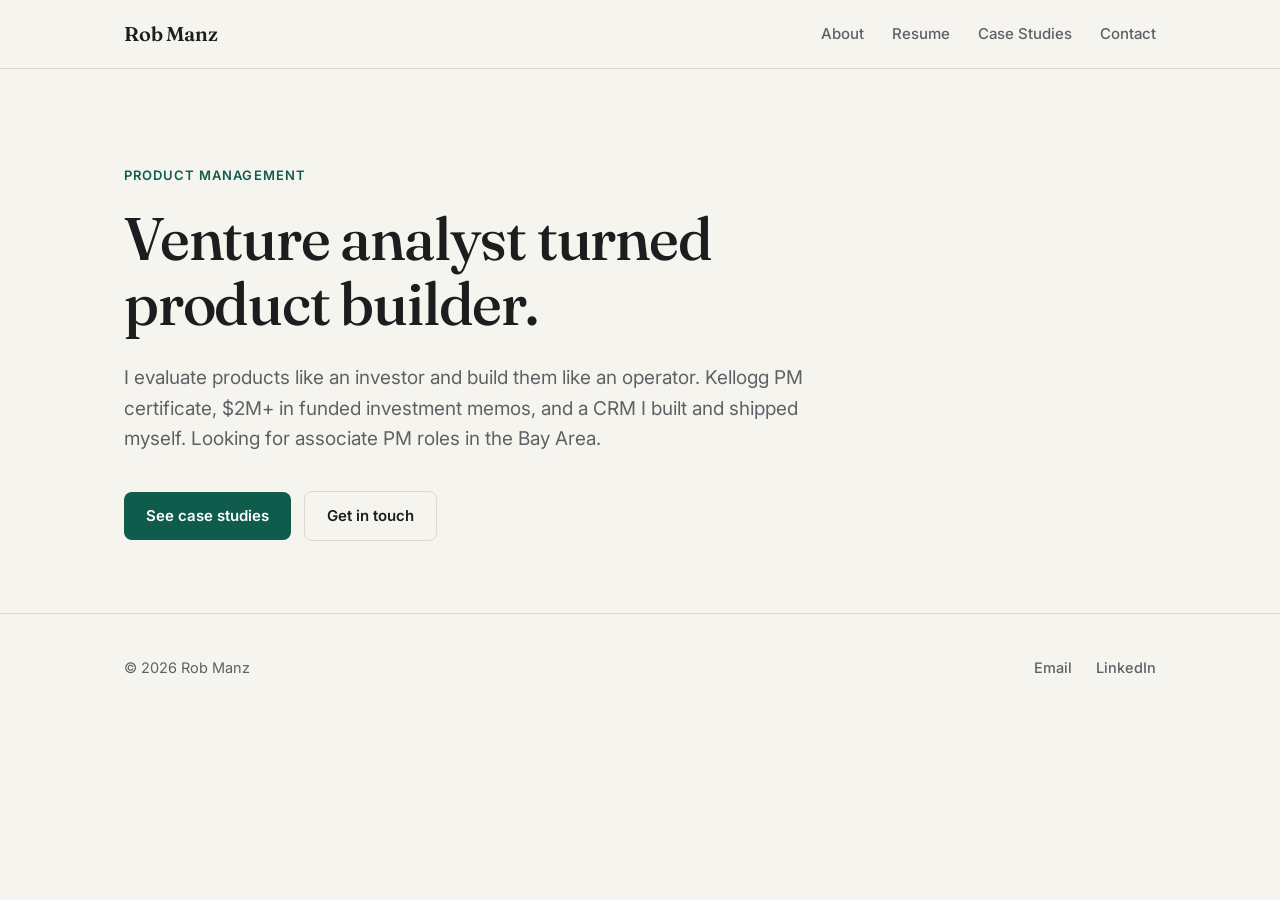
<file: index.html>
<!doctype html>
<html lang="en">
<head>
  <meta charset="utf-8">
  <meta name="viewport" content="width=device-width, initial-scale=1">
  <title>Rob Manz</title>
  <meta name="description" content="Rob Manz. Venture capital and finance background, now working in product management.">
  <link rel="preconnect" href="https://fonts.googleapis.com">
  <link rel="preconnect" href="https://fonts.gstatic.com" crossorigin>
  <link href="https://fonts.googleapis.com/css2?family=Fraunces:opsz,wght@9..144,500;9..144,600&family=Inter:wght@400;500;600&display=swap" rel="stylesheet">
  <link rel="stylesheet" href="styles.css">
</head>
<body>

  <header>
    <nav class="wrap nav" aria-label="Main">
      <a class="logo" href="index.html">Rob Manz</a>
      <ul>
        <li><a href="about.html">About</a></li>
        <li><a href="resume.html">Resume</a></li>
        <li><a href="case-studies.html">Case Studies</a></li>
        <li><a href="contact.html">Contact</a></li>
      </ul>
    </nav>
  </header>

  <main>
    <div class="wrap hero">
      <p class="eyebrow">Product management</p>
      <h1>Venture analyst turned product builder.</h1>
      <p class="lede">I evaluate products like an investor and build them like an operator. Kellogg PM certificate, $2M+ in funded investment memos, and a CRM I built and shipped myself. Looking for associate PM roles in the Bay Area.</p>
      <div class="home-links">
        <a class="btn" href="case-studies.html">See case studies</a>
        <a class="btn ghost" href="contact.html">Get in touch</a>
      </div>
    </div>
  </main>

  <footer>
    <div class="wrap row">
      <span>© 2026 Rob Manz</span>
      <div class="links">
        <a href="mailto:info@robmanz.com">Email</a>
        <a href="https://www.linkedin.com/in/robmanz">LinkedIn</a>
      </div>
    </div>
  </footer>

</body>
</html>
</file>
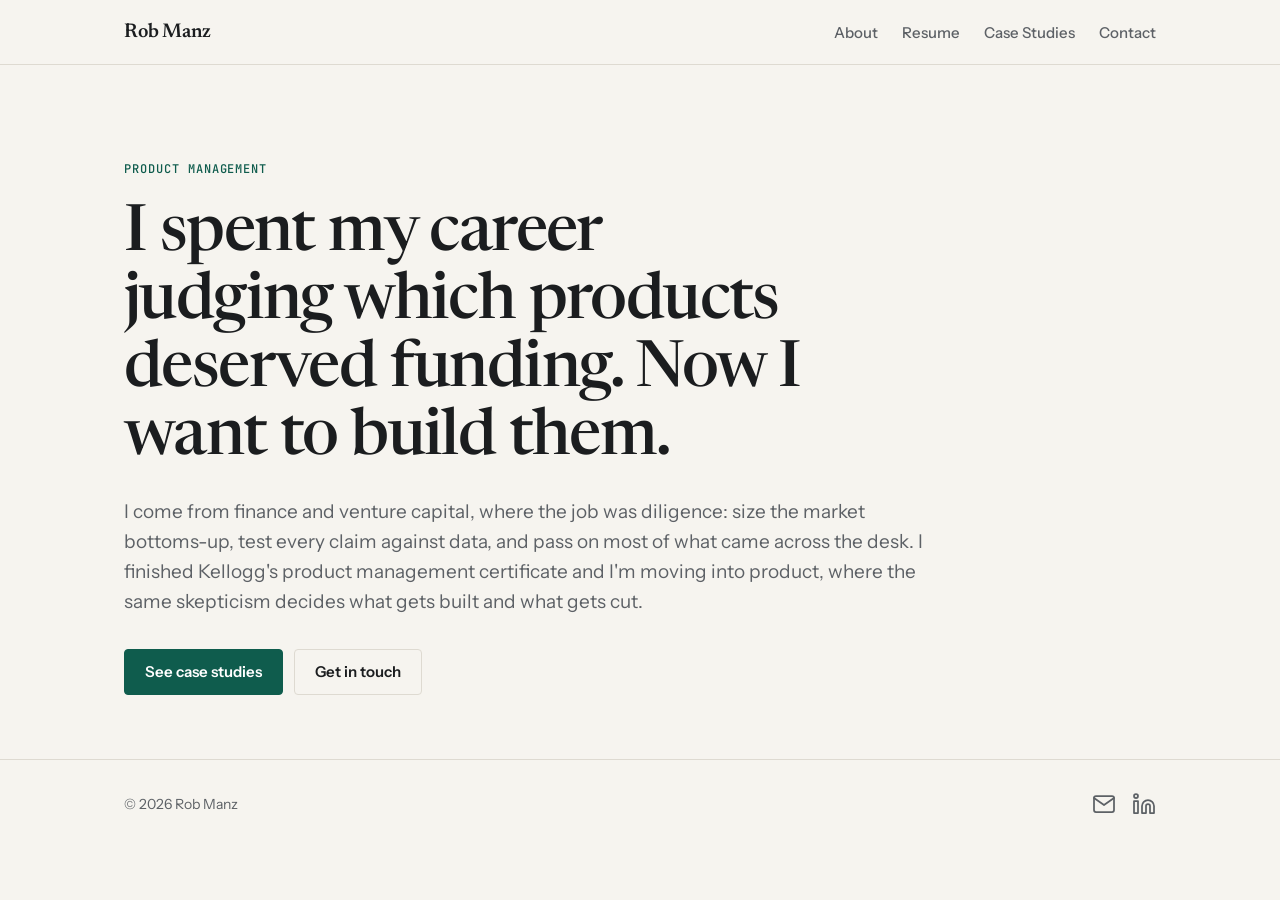
<file: test/index.html>
<!doctype html>
<html lang="en">
<head>
  <meta charset="utf-8">
  <meta name="robots" content="noindex">
  <meta name="viewport" content="width=device-width, initial-scale=1">
  <title>Rob Manz</title>
  <meta name="description" content="Rob Manz. Venture capital and finance background, now working in product management.">
  <link rel="preconnect" href="https://fonts.googleapis.com">
  <link rel="preconnect" href="https://fonts.gstatic.com" crossorigin>
  <link href="https://fonts.googleapis.com/css2?family=Newsreader:opsz,wght@6..72,500;6..72,600&family=Instrument+Sans:wght@400;500;600&family=JetBrains+Mono:wght@500&display=swap" rel="stylesheet">
  <link rel="stylesheet" href="styles.css">
</head>
<body>

  <header>
    <nav class="wrap nav" aria-label="Main">
      <a class="logo" href="index.html">Rob Manz</a>
      <ul>
        <li><a href="about.html">About</a></li>
        <li><a href="resume.html">Resume</a></li>
        <li><a href="case-studies.html">Case Studies</a></li>
        <li><a href="contact.html">Contact</a></li>
      </ul>
    </nav>
  </header>

  <main>
    <!-- 1. Positioning + summary -->
    <div class="wrap hero">
      <p class="eyebrow">Product management</p>
      <h1>I spent my career judging which products deserved funding. Now I want to build them.</h1>
      <p class="lede">I come from finance and venture capital, where the job was diligence: size the market bottoms-up, test every claim against data, and pass on most of what came across the desk. I finished Kellogg's product management certificate and I'm moving into product, where the same skepticism decides what gets built and what gets cut.</p>
      <div class="home-links">
        <a class="btn" href="case-studies.html">See case studies</a>
        <a class="btn ghost" href="contact.html">Get in touch</a>
      </div>
    </div>
  </main>

  <footer>
    <div class="wrap row">
      <span>© 2026 Rob Manz</span>
      <div class="links">
        <a href="mailto:info@robmanz.com" aria-label="Email" title="Email">
          <svg viewBox="0 0 24 24" width="24" height="24" fill="none" stroke="currentColor" stroke-width="1.75" stroke-linecap="round" stroke-linejoin="round" aria-hidden="true"><path d="M4 4h16c1.1 0 2 .9 2 2v12c0 1.1-.9 2-2 2H4c-1.1 0-2-.9-2-2V6c0-1.1.9-2 2-2z"/><polyline points="22,6 12,13 2,6"/></svg>
        </a>
        <!-- TODO: replace with your LinkedIn URL -->
        <a href="https://www.linkedin.com/in/YOUR-HANDLE" aria-label="LinkedIn" title="LinkedIn">
          <svg viewBox="0 0 24 24" width="24" height="24" fill="none" stroke="currentColor" stroke-width="1.75" stroke-linecap="round" stroke-linejoin="round" aria-hidden="true"><path d="M16 8a6 6 0 0 1 6 6v7h-4v-7a2 2 0 0 0-2-2 2 2 0 0 0-2 2v7h-4v-7a6 6 0 0 1 6-6z"/><rect x="2" y="9" width="4" height="12"/><circle cx="4" cy="4" r="2"/></svg>
        </a>
      </div>
    </div>
  </footer>

</body>
</html>
</file>
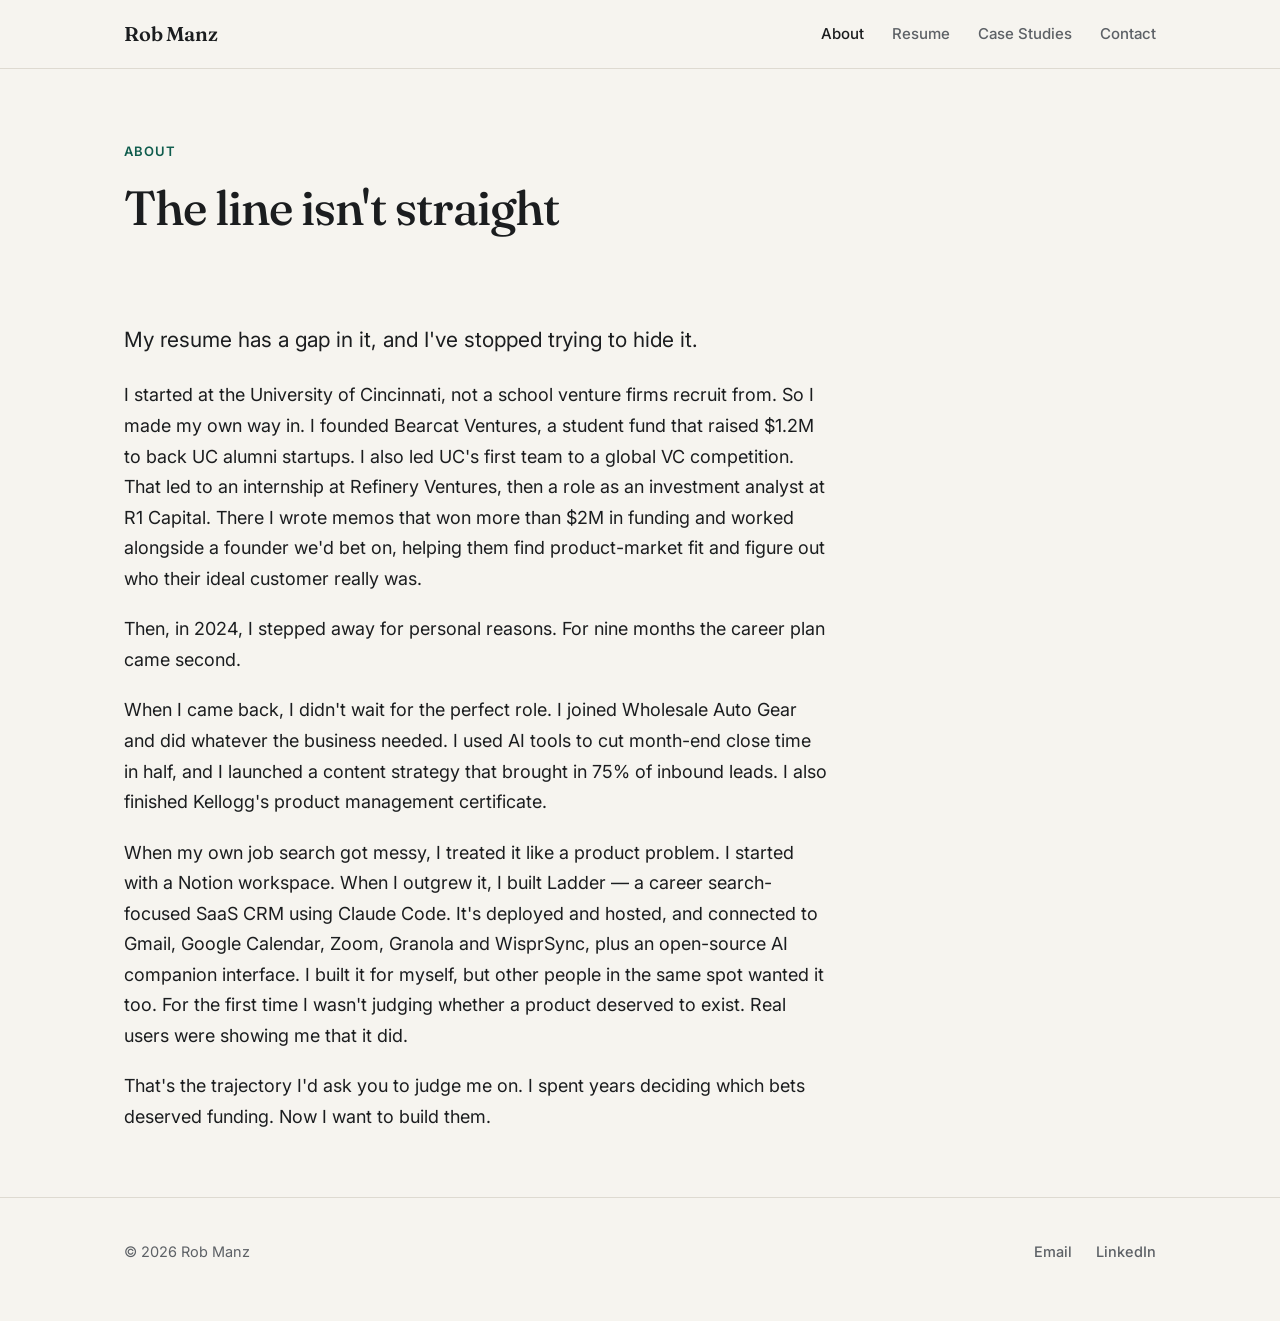
<file: about.html>
<!doctype html>
<html lang="en">
<head>
  <meta charset="utf-8">
  <meta name="viewport" content="width=device-width, initial-scale=1">
  <title>About · Rob Manz</title>
  <meta name="description" content="How Rob Manz went from venture capital to building products.">
  <link rel="preconnect" href="https://fonts.googleapis.com">
  <link rel="preconnect" href="https://fonts.gstatic.com" crossorigin>
  <link href="https://fonts.googleapis.com/css2?family=Fraunces:opsz,wght@9..144,500;9..144,600&family=Inter:wght@400;500;600&display=swap" rel="stylesheet">
  <link rel="stylesheet" href="styles.css">
</head>
<body>

  <header>
    <nav class="wrap nav" aria-label="Main">
      <a class="logo" href="index.html">Rob Manz</a>
      <ul>
        <li><a href="about.html" aria-current="page">About</a></li>
        <li><a href="resume.html">Resume</a></li>
        <li><a href="case-studies.html">Case Studies</a></li>
        <li><a href="contact.html">Contact</a></li>
      </ul>
    </nav>
  </header>

  <main>
    <div class="wrap page-head">
      <p class="eyebrow">About</p>
      <h1>The line isn't straight</h1>
    </div>

    <!-- Story -->
    <section class="story">
      <div class="wrap">
        <p>My resume has a gap in it, and I've stopped trying to hide it.</p>
        <p>I started at the University of Cincinnati, not a school venture firms recruit from. So I made my own way in. I founded Bearcat Ventures, a student fund that raised $1.2M to back UC alumni startups. I also led UC's first team to a global VC competition. That led to an internship at Refinery Ventures, then a role as an investment analyst at R1 Capital. There I wrote memos that won more than $2M in funding and worked alongside a founder we'd bet on, helping them find product-market fit and figure out who their ideal customer really was.</p>
        <p>Then, in 2024, I stepped away for personal reasons. For nine months the career plan came second.</p>
        <p>When I came back, I didn't wait for the perfect role. I joined Wholesale Auto Gear and did whatever the business needed. I used AI tools to cut month-end close time in half, and I launched a content strategy that brought in 75% of inbound leads. I also finished Kellogg's product management certificate.</p>
        <p>When my own job search got messy, I treated it like a product problem. I started with a Notion workspace. When I outgrew it, I built Ladder — a career search-focused SaaS CRM using Claude Code. It's deployed and hosted, and connected to Gmail, Google Calendar, Zoom, Granola and WisprSync, plus an open-source AI companion interface. I built it for myself, but other people in the same spot wanted it too. For the first time I wasn't judging whether a product deserved to exist. Real users were showing me that it did.</p>
        <p>That's the trajectory I'd ask you to judge me on. I spent years deciding which bets deserved funding. Now I want to build them.</p>
      </div>
    </section>

  </main>

  <footer>
    <div class="wrap row">
      <span>© 2026 Rob Manz</span>
      <div class="links">
        <a href="mailto:info@robmanz.com">Email</a>
        <a href="https://www.linkedin.com/in/robmanz">LinkedIn</a>
      </div>
    </div>
  </footer>

</body>
</html>
</file>
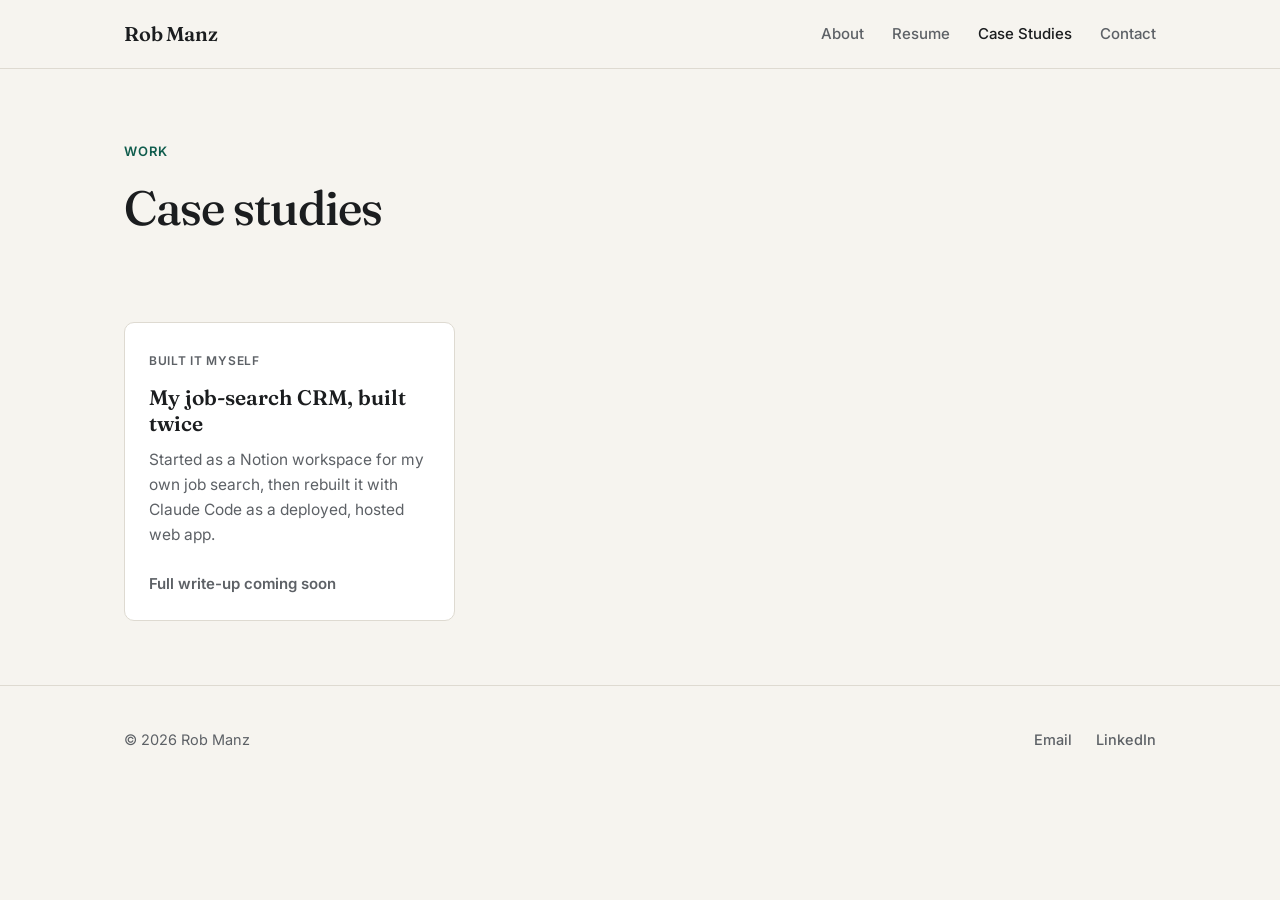
<file: case-studies.html>
<!doctype html>
<html lang="en">
<head>
  <meta charset="utf-8">
  <meta name="viewport" content="width=device-width, initial-scale=1">
  <title>Case Studies · Rob Manz</title>
  <meta name="description" content="Product case studies by Rob Manz.">
  <link rel="preconnect" href="https://fonts.googleapis.com">
  <link rel="preconnect" href="https://fonts.gstatic.com" crossorigin>
  <link href="https://fonts.googleapis.com/css2?family=Fraunces:opsz,wght@9..144,500;9..144,600&family=Inter:wght@400;500;600&display=swap" rel="stylesheet">
  <link rel="stylesheet" href="styles.css">
</head>
<body>

  <header>
    <nav class="wrap nav" aria-label="Main">
      <a class="logo" href="index.html">Rob Manz</a>
      <ul>
        <li><a href="about.html">About</a></li>
        <li><a href="resume.html">Resume</a></li>
        <li><a href="case-studies.html" aria-current="page">Case Studies</a></li>
        <li><a href="contact.html">Contact</a></li>
      </ul>
    </nav>
  </header>

  <main>
    <div class="wrap page-head">
      <p class="eyebrow">Work</p>
      <h1>Case studies</h1>
    </div>

    <section>
      <div class="wrap">
        <div class="cards">
          <article class="card">
            <span class="tag">Built it myself</span>
            <h3>My job-search CRM, built twice</h3>
            <p>Started as a Notion workspace for my own job search, then rebuilt it with Claude Code as a deployed, hosted web app.</p>
            <span class="more">Full write-up coming soon</span>
          </article>
        </div>
      </div>
    </section>
  </main>

  <footer>
    <div class="wrap row">
      <span>© 2026 Rob Manz</span>
      <div class="links">
        <a href="mailto:info@robmanz.com">Email</a>
        <a href="https://www.linkedin.com/in/robmanz">LinkedIn</a>
      </div>
    </div>
  </footer>

</body>
</html>
</file>
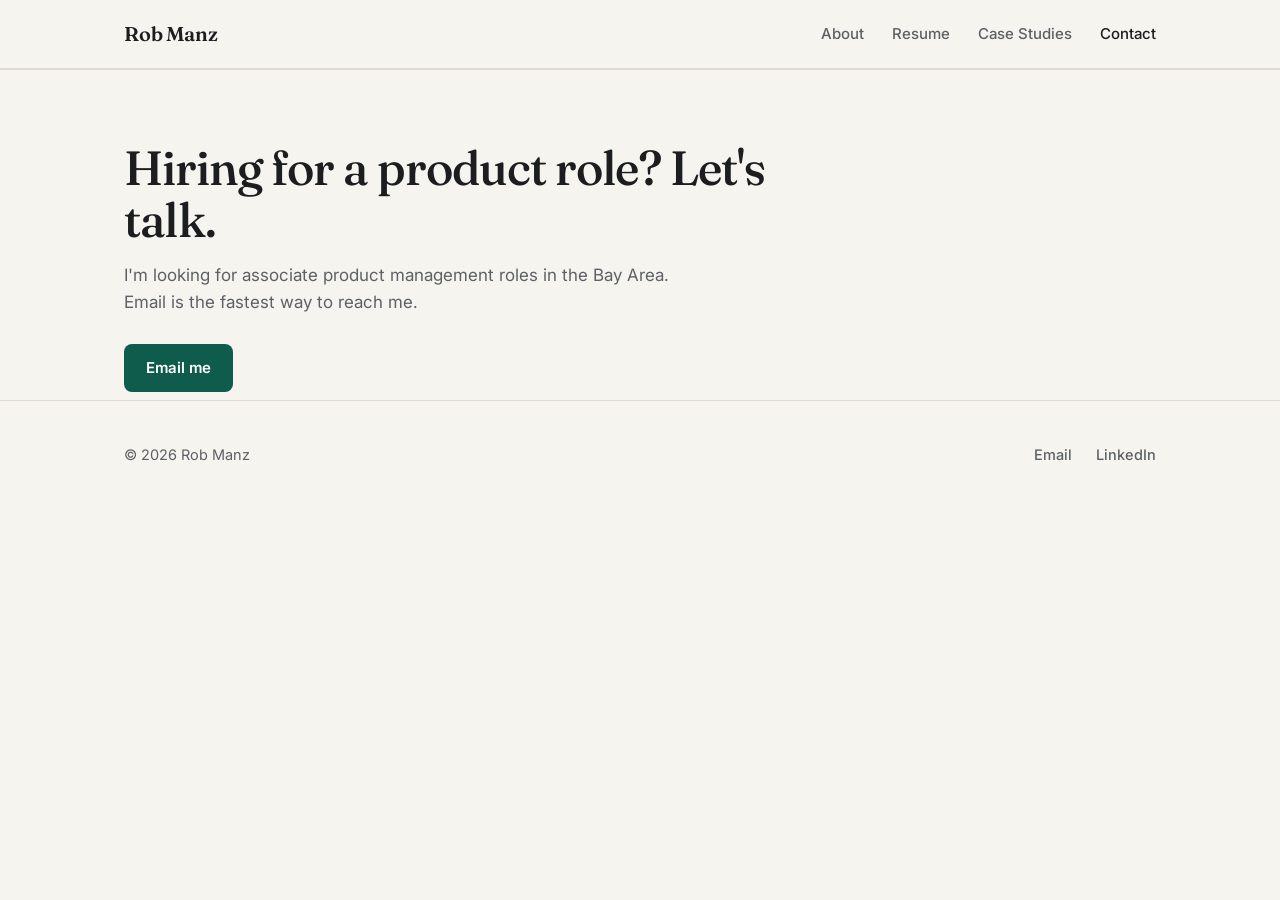
<file: contact.html>
<!doctype html>
<html lang="en">
<head>
  <meta charset="utf-8">
  <meta name="viewport" content="width=device-width, initial-scale=1">
  <title>Contact · Rob Manz</title>
  <meta name="description" content="Contact Rob Manz about product roles.">
  <link rel="preconnect" href="https://fonts.googleapis.com">
  <link rel="preconnect" href="https://fonts.gstatic.com" crossorigin>
  <link href="https://fonts.googleapis.com/css2?family=Fraunces:opsz,wght@9..144,500;9..144,600&family=Inter:wght@400;500;600&display=swap" rel="stylesheet">
  <link rel="stylesheet" href="styles.css">
</head>
<body>

  <header>
    <nav class="wrap nav" aria-label="Main">
      <a class="logo" href="index.html">Rob Manz</a>
      <ul>
        <li><a href="about.html">About</a></li>
        <li><a href="resume.html">Resume</a></li>
        <li><a href="case-studies.html">Case Studies</a></li>
        <li><a href="contact.html" aria-current="page">Contact</a></li>
      </ul>
    </nav>
  </header>

  <main>
    <!-- Contact -->
    <section class="cta page-head">
      <div class="wrap">
        <h1>Hiring for a product role? Let's talk.</h1>
        <p>I'm looking for associate product management roles in the Bay Area. Email is the fastest way to reach me.</p>
        <a class="btn" href="mailto:info@robmanz.com">Email me</a>
      </div>
    </section>
  </main>

  <footer>
    <div class="wrap row">
      <span>© 2026 Rob Manz</span>
      <div class="links">
        <a href="mailto:info@robmanz.com">Email</a>
        <a href="https://www.linkedin.com/in/robmanz">LinkedIn</a>
      </div>
    </div>
  </footer>

</body>
</html>
</file>
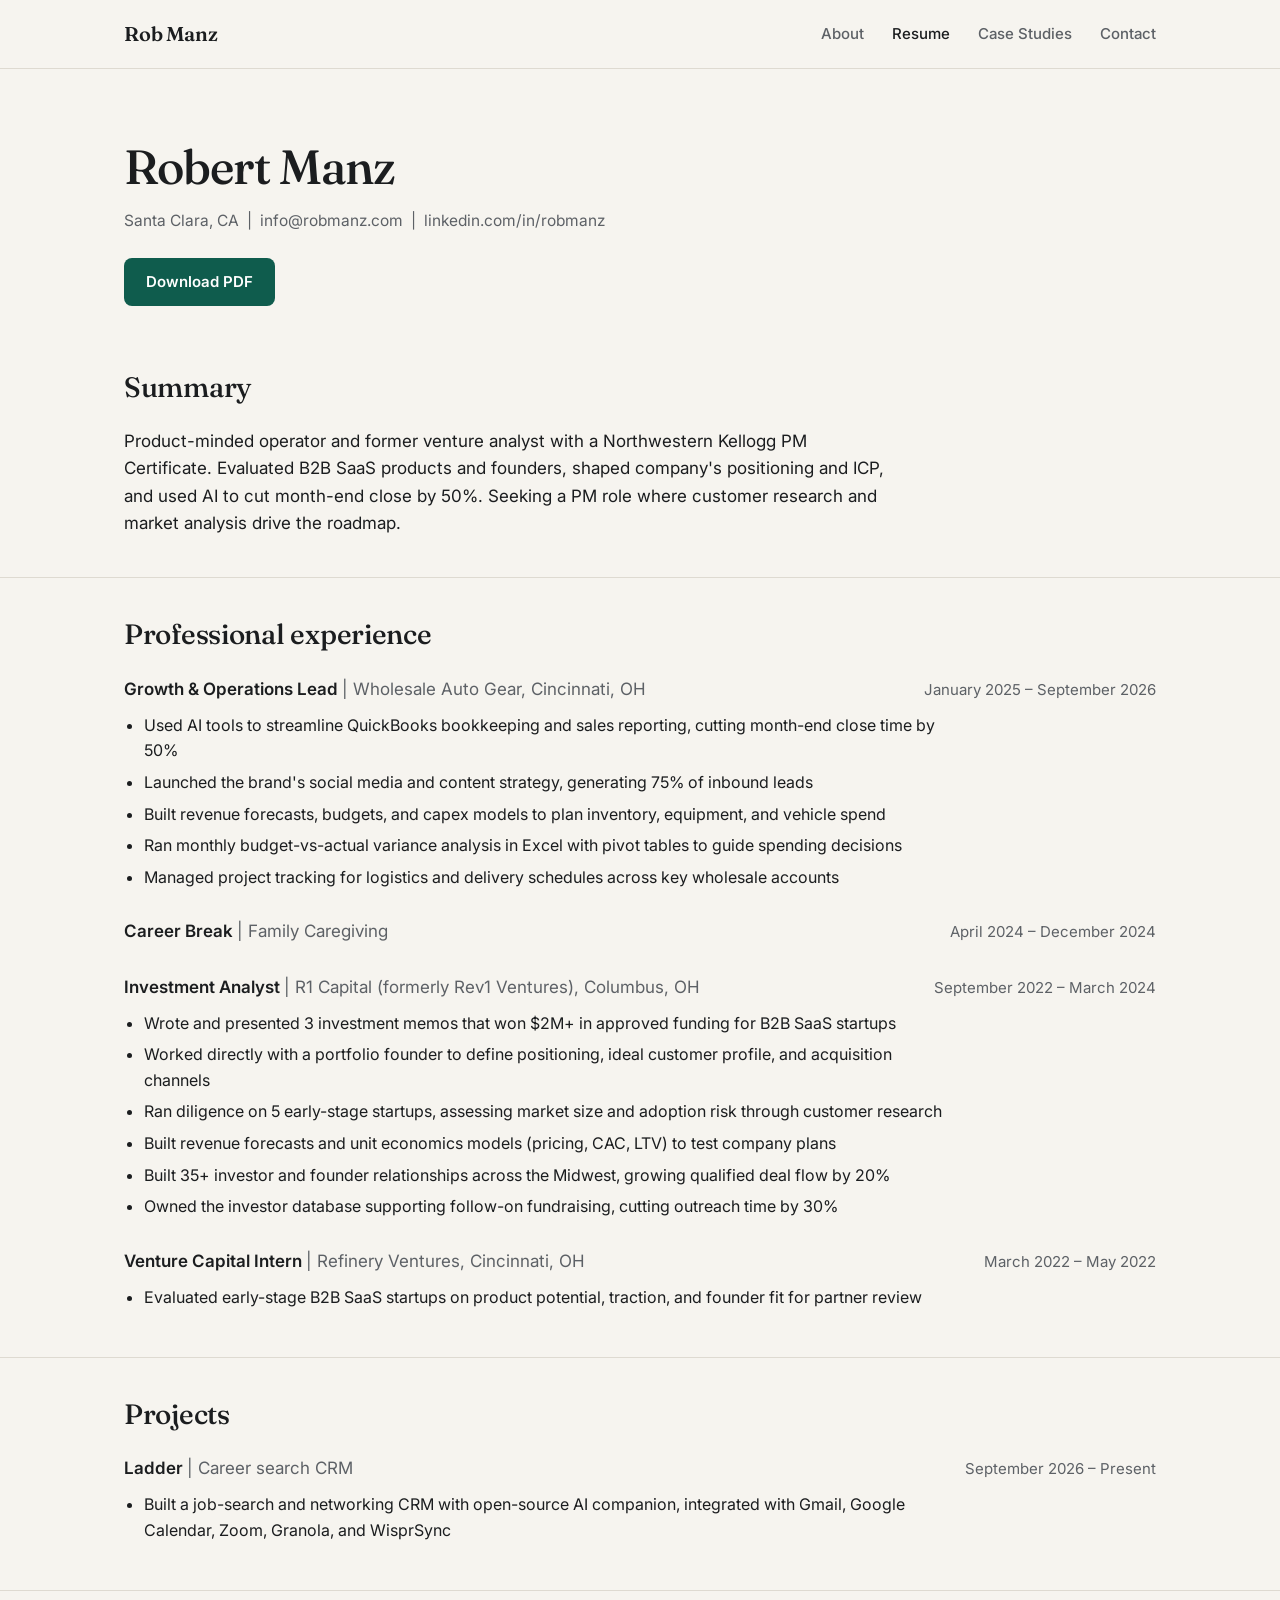
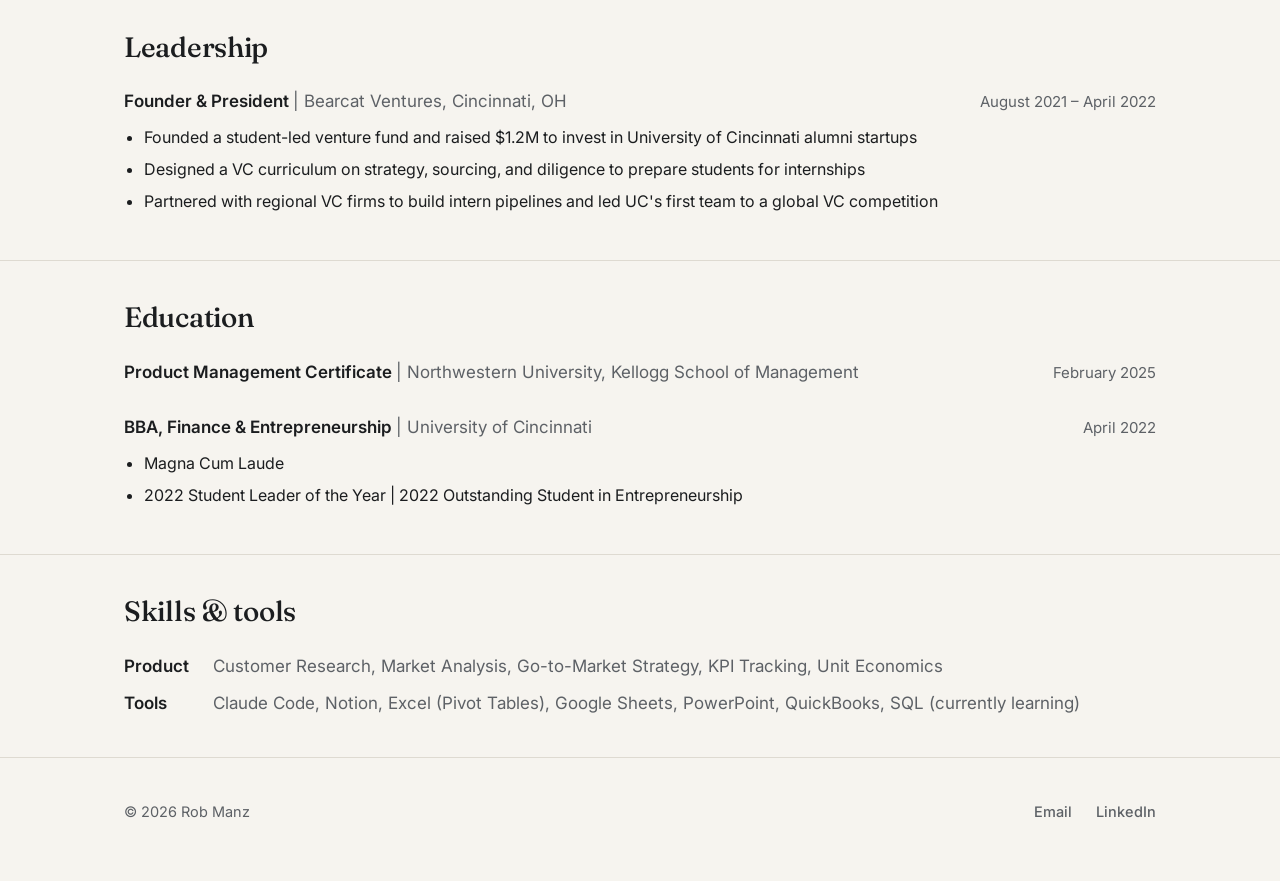
<file: resume.html>
<!doctype html>
<html lang="en">
<head>
  <meta charset="utf-8">
  <meta name="viewport" content="width=device-width, initial-scale=1">
  <title>Resume · Rob Manz</title>
  <meta name="description" content="Resume of Rob Manz.">
  <link rel="preconnect" href="https://fonts.googleapis.com">
  <link rel="preconnect" href="https://fonts.gstatic.com" crossorigin>
  <link href="https://fonts.googleapis.com/css2?family=Fraunces:opsz,wght@9..144,500;9..144,600&family=Inter:wght@400;500;600&display=swap" rel="stylesheet">
  <link rel="stylesheet" href="styles.css">
</head>
<body>

  <header>
    <nav class="wrap nav" aria-label="Main">
      <a class="logo" href="index.html">Rob Manz</a>
      <ul>
        <li><a href="about.html">About</a></li>
        <li><a href="resume.html" aria-current="page">Resume</a></li>
        <li><a href="case-studies.html">Case Studies</a></li>
        <li><a href="contact.html">Contact</a></li>
      </ul>
    </nav>
  </header>

  <main>
    <div class="wrap page-head">
      <h1>Robert Manz</h1>
      <p class="r-contact">Santa Clara, CA &nbsp;|&nbsp; <a href="mailto:info@robmanz.com">info@robmanz.com</a> &nbsp;|&nbsp; <a href="https://www.linkedin.com/in/robmanz">linkedin.com/in/robmanz</a></p>
      <p><a class="btn" href="assets/rob-manz-resume.pdf">Download PDF</a></p>
    </div>

    <section class="r-sec">
      <div class="wrap">
        <h2>Summary</h2>
        <p class="r-summary">Product-minded operator and former venture analyst with a Northwestern Kellogg PM Certificate. Evaluated B2B SaaS products and founders, shaped company's positioning and ICP, and used AI to cut month-end close by 50%. Seeking a PM role where customer research and market analysis drive the roadmap.</p>
      </div>
    </section>

    <section class="r-sec">
      <div class="wrap">
        <h2>Professional experience</h2>
        <div class="r-item">
          <div class="r-head"><h3>Growth &amp; Operations Lead <span class="r-org">| Wholesale Auto Gear, Cincinnati, OH</span></h3><span class="r-date">January 2025 – September 2026</span></div>
          <ul>
            <li>Used AI tools to streamline QuickBooks bookkeeping and sales reporting, cutting month-end close time by 50%</li>
            <li>Launched the brand&#x27;s social media and content strategy, generating 75% of inbound leads</li>
            <li>Built revenue forecasts, budgets, and capex models to plan inventory, equipment, and vehicle spend</li>
            <li>Ran monthly budget-vs-actual variance analysis in Excel with pivot tables to guide spending decisions</li>
            <li>Managed project tracking for logistics and delivery schedules across key wholesale accounts</li>
          </ul>
        </div>
        <div class="r-item">
          <div class="r-head"><h3>Career Break <span class="r-org">| Family Caregiving</span></h3><span class="r-date">April 2024 – December 2024</span></div>
        </div>
        <div class="r-item">
          <div class="r-head"><h3>Investment Analyst <span class="r-org">| R1 Capital (formerly Rev1 Ventures), Columbus, OH</span></h3><span class="r-date">September 2022 – March 2024</span></div>
          <ul>
            <li>Wrote and presented 3 investment memos that won $2M+ in approved funding for B2B SaaS startups</li>
            <li>Worked directly with a portfolio founder to define positioning, ideal customer profile, and acquisition channels</li>
            <li>Ran diligence on 5 early-stage startups, assessing market size and adoption risk through customer research</li>
            <li>Built revenue forecasts and unit economics models (pricing, CAC, LTV) to test company plans</li>
            <li>Built 35+ investor and founder relationships across the Midwest, growing qualified deal flow by 20%</li>
            <li>Owned the investor database supporting follow-on fundraising, cutting outreach time by 30%</li>
          </ul>
        </div>
        <div class="r-item">
          <div class="r-head"><h3>Venture Capital Intern <span class="r-org">| Refinery Ventures, Cincinnati, OH</span></h3><span class="r-date">March 2022 – May 2022</span></div>
          <ul>
            <li>Evaluated early-stage B2B SaaS startups on product potential, traction, and founder fit for partner review</li>
          </ul>
        </div>
      </div>
    </section>

    <section class="r-sec">
      <div class="wrap">
        <h2>Projects</h2>
        <div class="r-item">
          <div class="r-head"><h3>Ladder <span class="r-org">| Career search CRM</span></h3><span class="r-date">September 2026 – Present</span></div>
          <ul>
            <li>Built a job-search and networking CRM with open-source AI companion, integrated with Gmail, Google Calendar, Zoom, Granola, and WisprSync</li>
          </ul>
        </div>
      </div>
    </section>

    <section class="r-sec">
      <div class="wrap">
        <h2>Leadership</h2>
        <div class="r-item">
          <div class="r-head"><h3>Founder &amp; President <span class="r-org">| Bearcat Ventures, Cincinnati, OH</span></h3><span class="r-date">August 2021 – April 2022</span></div>
          <ul>
            <li>Founded a student-led venture fund and raised $1.2M to invest in University of Cincinnati alumni startups</li>
            <li>Designed a VC curriculum on strategy, sourcing, and diligence to prepare students for internships</li>
            <li>Partnered with regional VC firms to build intern pipelines and led UC&#x27;s first team to a global VC competition</li>
          </ul>
        </div>
      </div>
    </section>

    <section class="r-sec">
      <div class="wrap">
        <h2>Education</h2>
        <div class="r-item">
          <div class="r-head"><h3>Product Management Certificate <span class="r-org">| Northwestern University, Kellogg School of Management</span></h3><span class="r-date">February 2025</span></div>
        </div>
        <div class="r-item">
          <div class="r-head"><h3>BBA, Finance &amp; Entrepreneurship <span class="r-org">| University of Cincinnati</span></h3><span class="r-date">April 2022</span></div>
          <ul>
            <li>Magna Cum Laude</li>
            <li>2022 Student Leader of the Year | 2022 Outstanding Student in Entrepreneurship</li>
          </ul>
        </div>
      </div>
    </section>

    <section class="r-sec">
      <div class="wrap">
        <h2>Skills &amp; tools</h2>
        <dl class="r-skills">
          <dt>Product</dt><dd>Customer Research, Market Analysis, Go-to-Market Strategy, KPI Tracking, Unit Economics</dd>
          <dt>Tools</dt><dd>Claude Code, Notion, Excel (Pivot Tables), Google Sheets, PowerPoint, QuickBooks, SQL (currently learning)</dd>
        </dl>
      </div>
    </section>

  </main>

  <footer>
    <div class="wrap row">
      <span>© 2026 Rob Manz</span>
      <div class="links">
        <a href="mailto:info@robmanz.com">Email</a>
        <a href="https://www.linkedin.com/in/robmanz">LinkedIn</a>
      </div>
    </div>
  </footer>

</body>
</html>
</file>
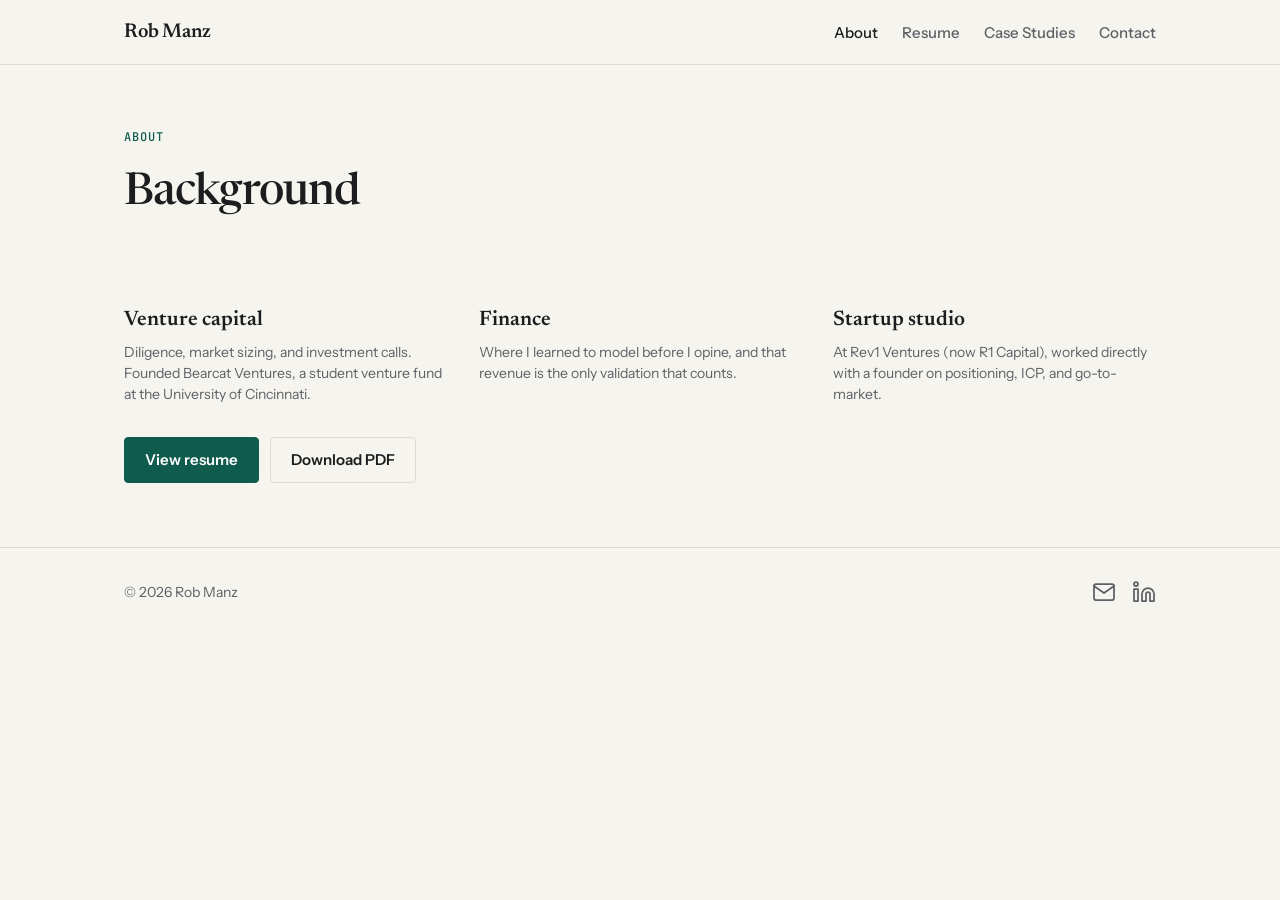
<file: test/about.html>
<!doctype html>
<html lang="en">
<head>
  <meta charset="utf-8">
  <meta name="robots" content="noindex">
  <meta name="viewport" content="width=device-width, initial-scale=1">
  <title>About · Rob Manz</title>
  <meta name="description" content="About Rob Manz: venture capital, finance, and startup studio background.">
  <link rel="preconnect" href="https://fonts.googleapis.com">
  <link rel="preconnect" href="https://fonts.gstatic.com" crossorigin>
  <link href="https://fonts.googleapis.com/css2?family=Newsreader:opsz,wght@6..72,500;6..72,600&family=Instrument+Sans:wght@400;500;600&family=JetBrains+Mono:wght@500&display=swap" rel="stylesheet">
  <link rel="stylesheet" href="styles.css">
</head>
<body>

  <header>
    <nav class="wrap nav" aria-label="Main">
      <a class="logo" href="index.html">Rob Manz</a>
      <ul>
        <li><a href="about.html" aria-current="page">About</a></li>
        <li><a href="resume.html">Resume</a></li>
        <li><a href="case-studies.html">Case Studies</a></li>
        <li><a href="contact.html">Contact</a></li>
      </ul>
    </nav>
  </header>

  <main>
    <div class="wrap page-head">
      <p class="eyebrow">About</p>
      <h1>Background</h1>
    </div>

    <!-- 3. Background strip -->
    <section>
      <div class="wrap">
        <div class="bg-grid">
          <div>
            <h3>Venture capital</h3>
            <p>Diligence, market sizing, and investment calls. Founded Bearcat Ventures, a student venture fund at the University of Cincinnati.</p>
          </div>
          <div>
            <h3>Finance</h3>
            <p>Where I learned to model before I opine, and that revenue is the only validation that counts.</p>
          </div>
          <div>
            <h3>Startup studio</h3>
            <p>At Rev1 Ventures (now R1 Capital), worked directly with a founder on positioning, ICP, and go-to-market.</p>
          </div>
        </div>
        <a class="btn" href="resume.html">View resume</a>
        <a class="btn ghost" href="../assets/rob-manz-resume.pdf">Download PDF</a>
      </div>
    </section>
  </main>

  <footer>
    <div class="wrap row">
      <span>© 2026 Rob Manz</span>
      <div class="links">
        <a href="mailto:info@robmanz.com" aria-label="Email" title="Email">
          <svg viewBox="0 0 24 24" width="24" height="24" fill="none" stroke="currentColor" stroke-width="1.75" stroke-linecap="round" stroke-linejoin="round" aria-hidden="true"><path d="M4 4h16c1.1 0 2 .9 2 2v12c0 1.1-.9 2-2 2H4c-1.1 0-2-.9-2-2V6c0-1.1.9-2 2-2z"/><polyline points="22,6 12,13 2,6"/></svg>
        </a>
        <!-- TODO: replace with your LinkedIn URL -->
        <a href="https://www.linkedin.com/in/YOUR-HANDLE" aria-label="LinkedIn" title="LinkedIn">
          <svg viewBox="0 0 24 24" width="24" height="24" fill="none" stroke="currentColor" stroke-width="1.75" stroke-linecap="round" stroke-linejoin="round" aria-hidden="true"><path d="M16 8a6 6 0 0 1 6 6v7h-4v-7a2 2 0 0 0-2-2 2 2 0 0 0-2 2v7h-4v-7a6 6 0 0 1 6-6z"/><rect x="2" y="9" width="4" height="12"/><circle cx="4" cy="4" r="2"/></svg>
        </a>
      </div>
    </div>
  </footer>

</body>
</html>
</file>
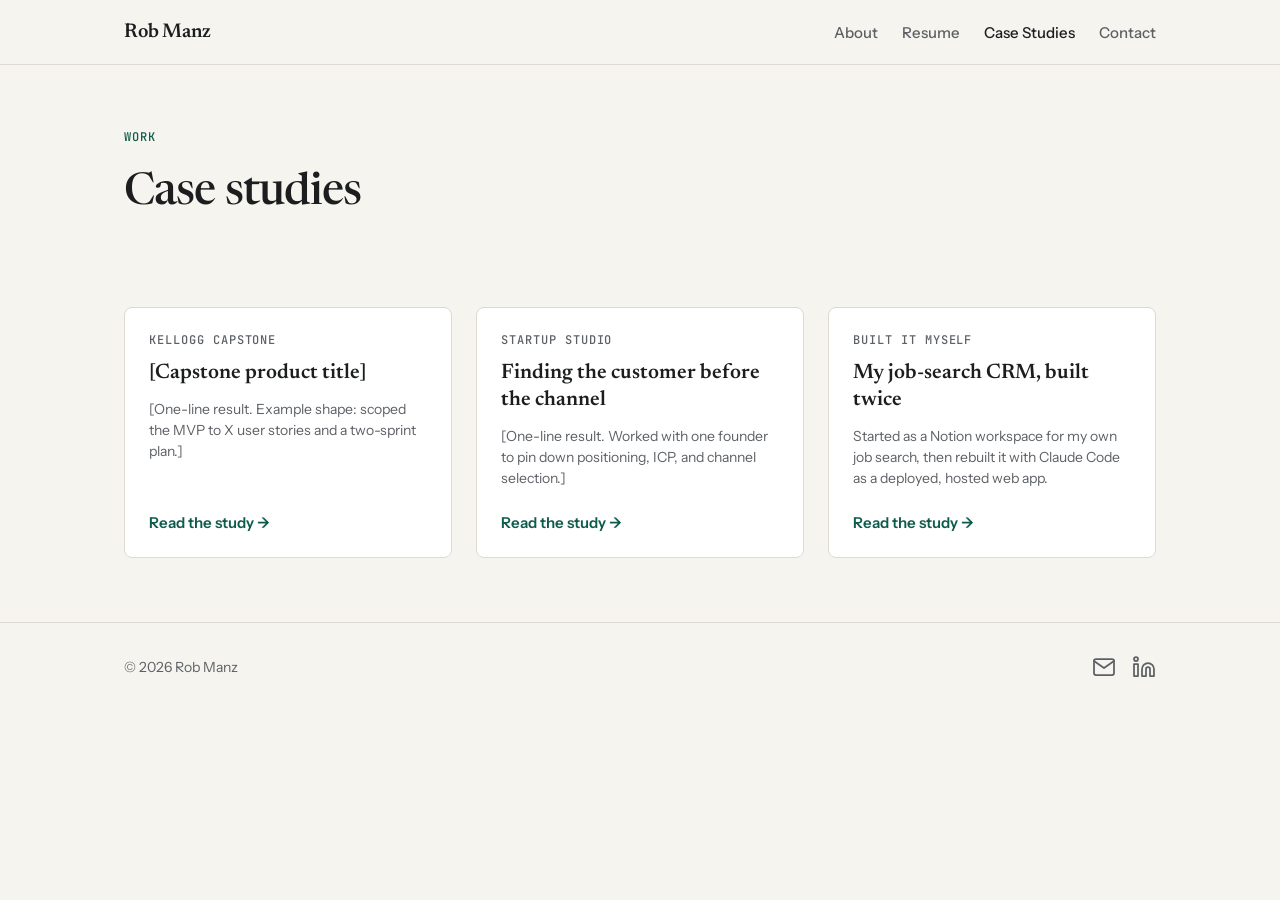
<file: test/case-studies.html>
<!doctype html>
<html lang="en">
<head>
  <meta charset="utf-8">
  <meta name="robots" content="noindex">
  <meta name="viewport" content="width=device-width, initial-scale=1">
  <title>Case Studies · Rob Manz</title>
  <meta name="description" content="Product case studies by Rob Manz.">
  <link rel="preconnect" href="https://fonts.googleapis.com">
  <link rel="preconnect" href="https://fonts.gstatic.com" crossorigin>
  <link href="https://fonts.googleapis.com/css2?family=Newsreader:opsz,wght@6..72,500;6..72,600&family=Instrument+Sans:wght@400;500;600&family=JetBrains+Mono:wght@500&display=swap" rel="stylesheet">
  <link rel="stylesheet" href="styles.css">
</head>
<body>

  <header>
    <nav class="wrap nav" aria-label="Main">
      <a class="logo" href="index.html">Rob Manz</a>
      <ul>
        <li><a href="about.html">About</a></li>
        <li><a href="resume.html">Resume</a></li>
        <li><a href="case-studies.html" aria-current="page">Case Studies</a></li>
        <li><a href="contact.html">Contact</a></li>
      </ul>
    </nav>
  </header>

  <main>
    <div class="wrap page-head">
      <p class="eyebrow">Work</p>
      <h1>Case studies</h1>
    </div>

    <!-- 2. Case studies -->
    <section>
      <div class="wrap">
        <div class="cards">
          <!-- TODO: swap in final title, result, and slug -->
          <a class="card" href="case-studies/kellogg-capstone.html">
            <span class="tag">Kellogg capstone</span>
            <h3>[Capstone product title]</h3>
            <p>[One-line result. Example shape: scoped the MVP to X user stories and a two-sprint plan.]</p>
            <span class="more">Read the study →</span>
          </a>
          <a class="card" href="case-studies/founder-gtm.html">
            <span class="tag">Startup studio</span>
            <h3>Finding the customer before the channel</h3>
            <p>[One-line result. Worked with one founder to pin down positioning, ICP, and channel selection.]</p>
            <span class="more">Read the study →</span>
          </a>
          <a class="card" href="case-studies/job-search-crm.html">
            <span class="tag">Built it myself</span>
            <h3>My job-search CRM, built twice</h3>
            <p>Started as a Notion workspace for my own job search, then rebuilt it with Claude Code as a deployed, hosted web app.</p>
            <span class="more">Read the study →</span>
          </a>
        </div>
      </div>
    </section>
  </main>

  <footer>
    <div class="wrap row">
      <span>© 2026 Rob Manz</span>
      <div class="links">
        <a href="mailto:info@robmanz.com" aria-label="Email" title="Email">
          <svg viewBox="0 0 24 24" width="24" height="24" fill="none" stroke="currentColor" stroke-width="1.75" stroke-linecap="round" stroke-linejoin="round" aria-hidden="true"><path d="M4 4h16c1.1 0 2 .9 2 2v12c0 1.1-.9 2-2 2H4c-1.1 0-2-.9-2-2V6c0-1.1.9-2 2-2z"/><polyline points="22,6 12,13 2,6"/></svg>
        </a>
        <!-- TODO: replace with your LinkedIn URL -->
        <a href="https://www.linkedin.com/in/YOUR-HANDLE" aria-label="LinkedIn" title="LinkedIn">
          <svg viewBox="0 0 24 24" width="24" height="24" fill="none" stroke="currentColor" stroke-width="1.75" stroke-linecap="round" stroke-linejoin="round" aria-hidden="true"><path d="M16 8a6 6 0 0 1 6 6v7h-4v-7a2 2 0 0 0-2-2 2 2 0 0 0-2 2v7h-4v-7a6 6 0 0 1 6-6z"/><rect x="2" y="9" width="4" height="12"/><circle cx="4" cy="4" r="2"/></svg>
        </a>
      </div>
    </div>
  </footer>

</body>
</html>
</file>
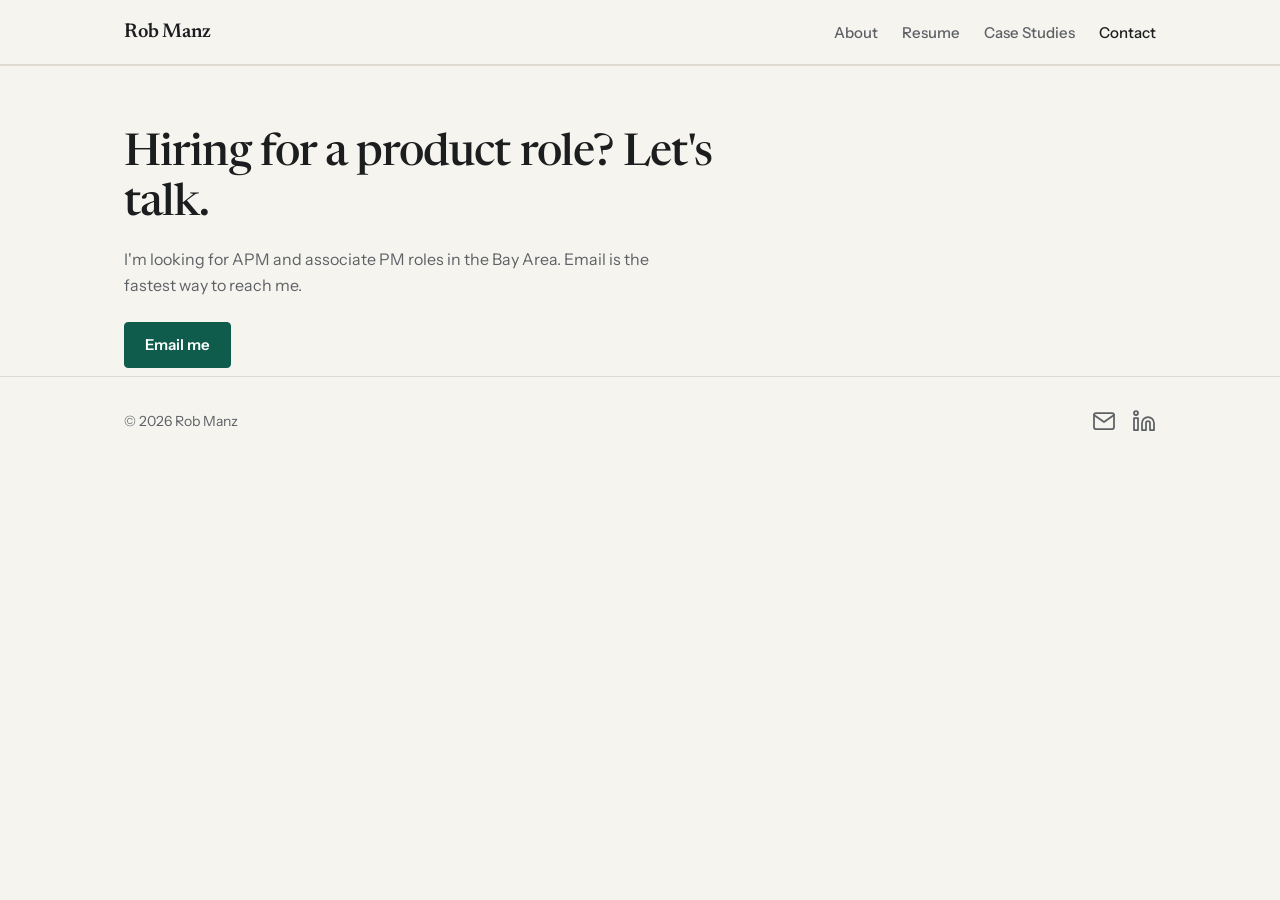
<file: test/contact.html>
<!doctype html>
<html lang="en">
<head>
  <meta charset="utf-8">
  <meta name="robots" content="noindex">
  <meta name="viewport" content="width=device-width, initial-scale=1">
  <title>Contact · Rob Manz</title>
  <meta name="description" content="Contact Rob Manz about product roles.">
  <link rel="preconnect" href="https://fonts.googleapis.com">
  <link rel="preconnect" href="https://fonts.gstatic.com" crossorigin>
  <link href="https://fonts.googleapis.com/css2?family=Newsreader:opsz,wght@6..72,500;6..72,600&family=Instrument+Sans:wght@400;500;600&family=JetBrains+Mono:wght@500&display=swap" rel="stylesheet">
  <link rel="stylesheet" href="styles.css">
</head>
<body>

  <header>
    <nav class="wrap nav" aria-label="Main">
      <a class="logo" href="index.html">Rob Manz</a>
      <ul>
        <li><a href="about.html">About</a></li>
        <li><a href="resume.html">Resume</a></li>
        <li><a href="case-studies.html">Case Studies</a></li>
        <li><a href="contact.html" aria-current="page">Contact</a></li>
      </ul>
    </nav>
  </header>

  <main>
    <!-- Contact -->
    <section class="cta page-head">
      <div class="wrap">
        <h1>Hiring for a product role? Let's talk.</h1>
        <p>I'm looking for APM and associate PM roles in the Bay Area. Email is the fastest way to reach me.</p>
        <a class="btn" href="mailto:info@robmanz.com">Email me</a>
      </div>
    </section>
  </main>

  <footer>
    <div class="wrap row">
      <span>© 2026 Rob Manz</span>
      <div class="links">
        <a href="mailto:info@robmanz.com" aria-label="Email" title="Email">
          <svg viewBox="0 0 24 24" width="24" height="24" fill="none" stroke="currentColor" stroke-width="1.75" stroke-linecap="round" stroke-linejoin="round" aria-hidden="true"><path d="M4 4h16c1.1 0 2 .9 2 2v12c0 1.1-.9 2-2 2H4c-1.1 0-2-.9-2-2V6c0-1.1.9-2 2-2z"/><polyline points="22,6 12,13 2,6"/></svg>
        </a>
        <!-- TODO: replace with your LinkedIn URL -->
        <a href="https://www.linkedin.com/in/YOUR-HANDLE" aria-label="LinkedIn" title="LinkedIn">
          <svg viewBox="0 0 24 24" width="24" height="24" fill="none" stroke="currentColor" stroke-width="1.75" stroke-linecap="round" stroke-linejoin="round" aria-hidden="true"><path d="M16 8a6 6 0 0 1 6 6v7h-4v-7a2 2 0 0 0-2-2 2 2 0 0 0-2 2v7h-4v-7a6 6 0 0 1 6-6z"/><rect x="2" y="9" width="4" height="12"/><circle cx="4" cy="4" r="2"/></svg>
        </a>
      </div>
    </div>
  </footer>

</body>
</html>
</file>
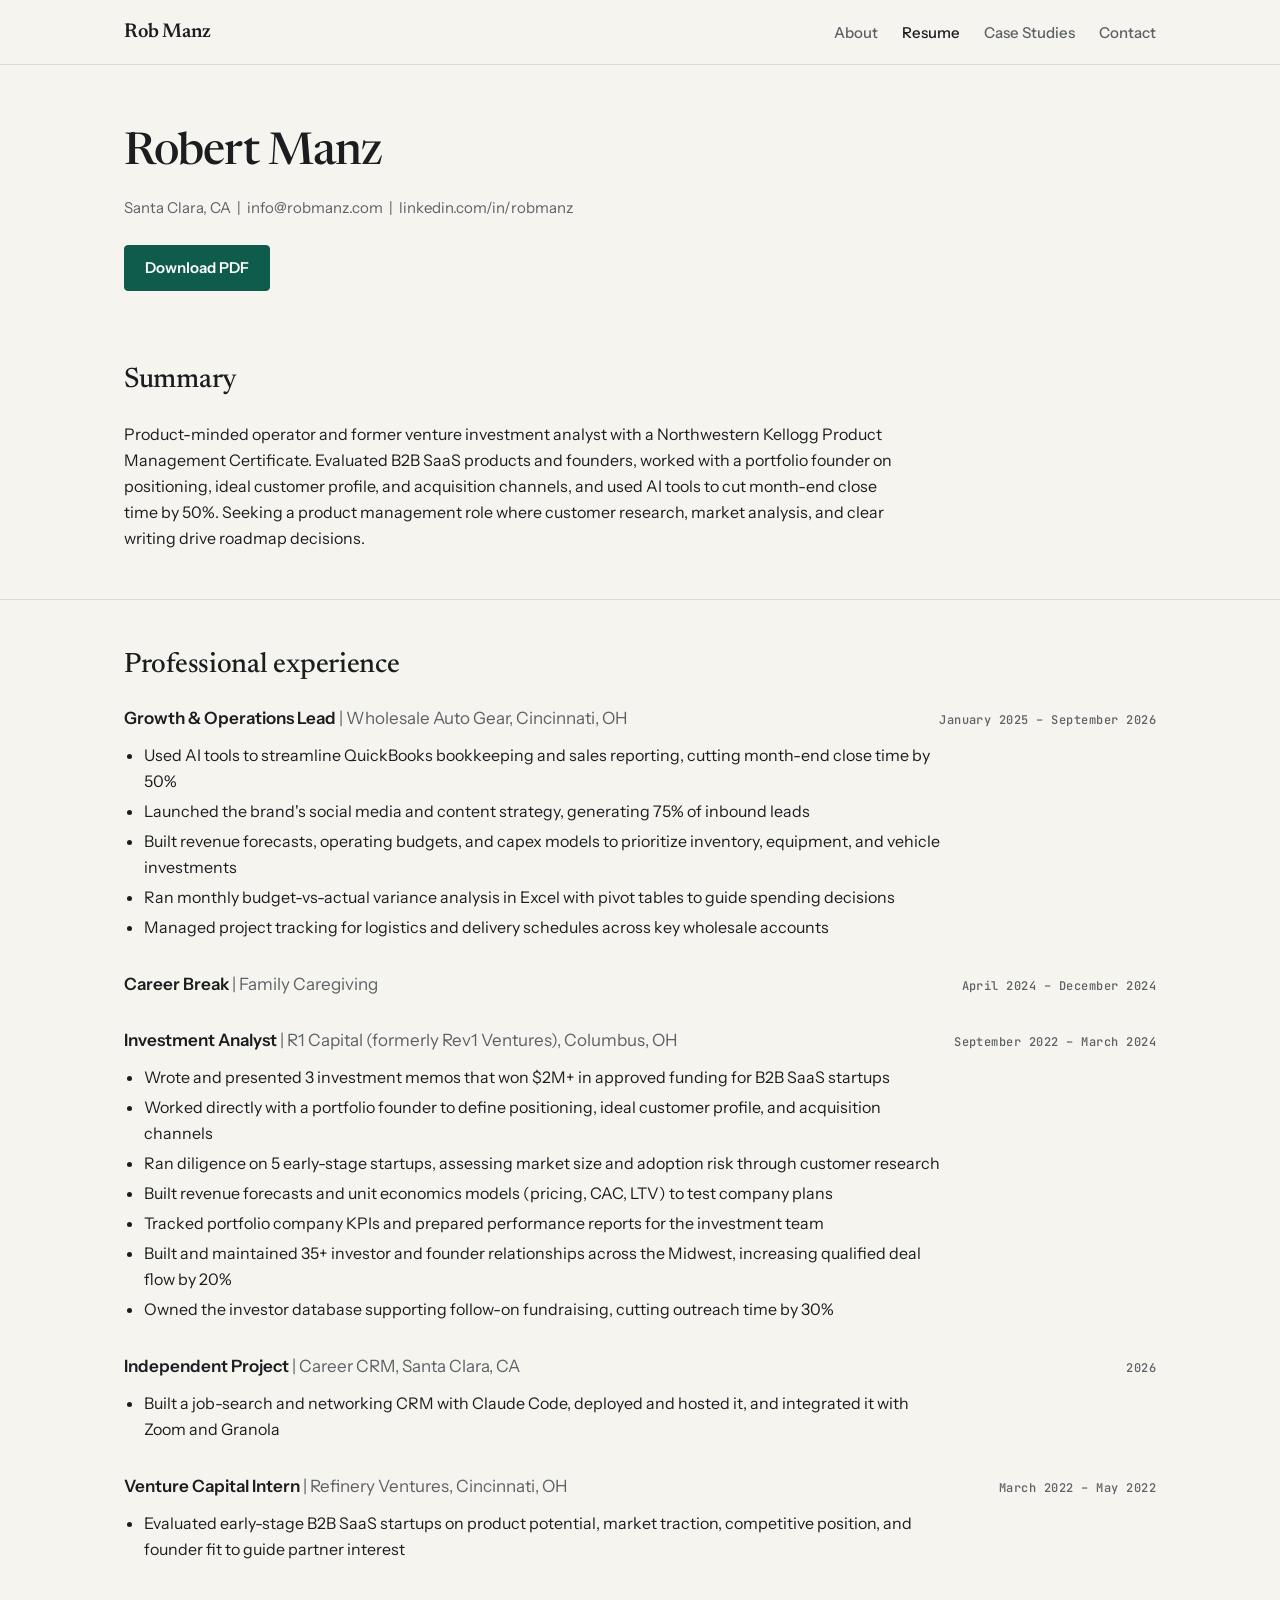
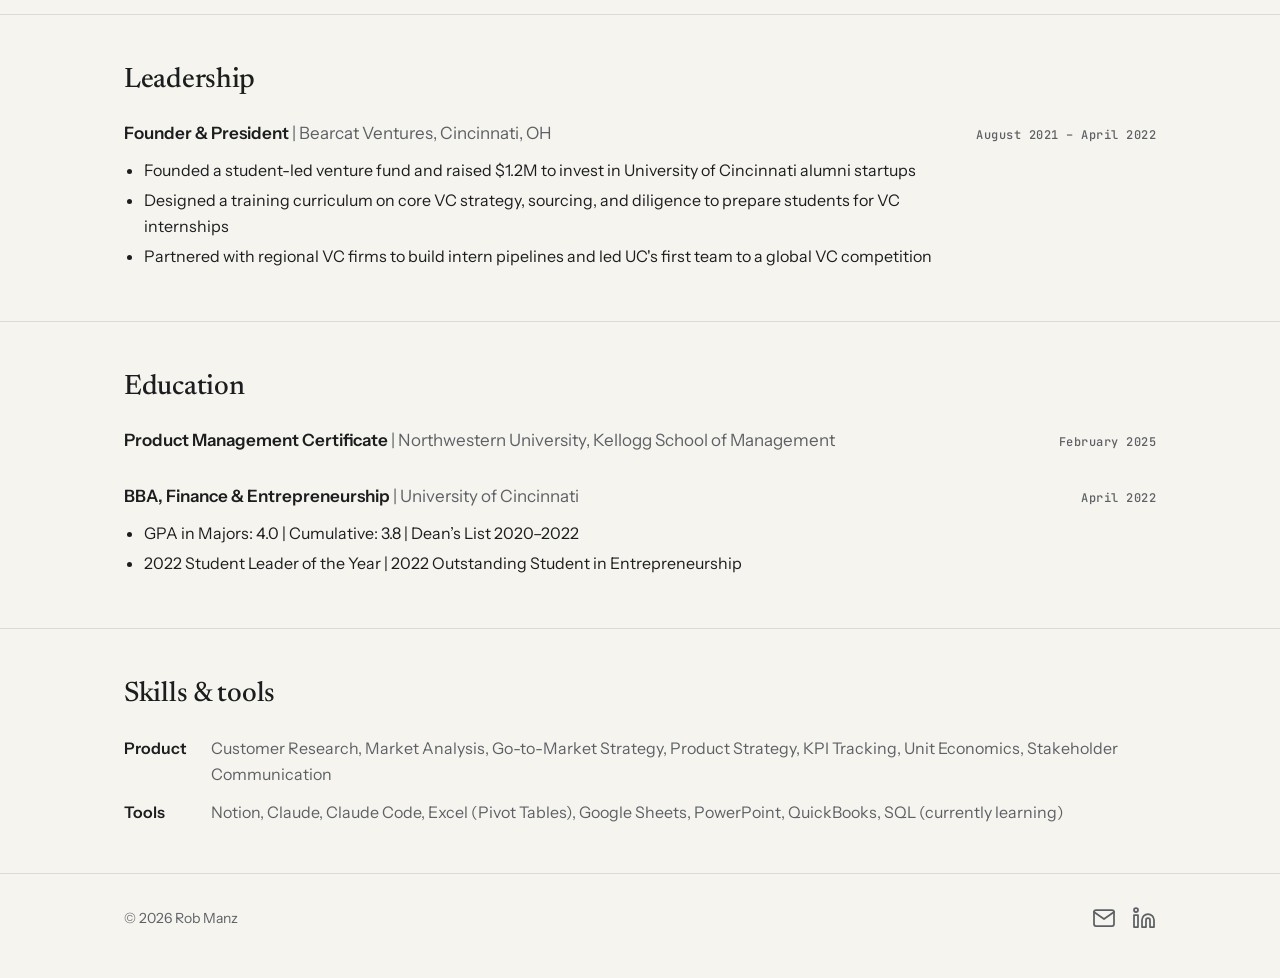
<file: test/resume.html>
<!doctype html>
<html lang="en">
<head>
  <meta charset="utf-8">
  <meta name="robots" content="noindex">
  <meta name="viewport" content="width=device-width, initial-scale=1">
  <title>Resume · Rob Manz</title>
  <meta name="description" content="Resume of Rob Manz.">
  <link rel="preconnect" href="https://fonts.googleapis.com">
  <link rel="preconnect" href="https://fonts.gstatic.com" crossorigin>
  <link href="https://fonts.googleapis.com/css2?family=Newsreader:opsz,wght@6..72,500;6..72,600&family=Instrument+Sans:wght@400;500;600&family=JetBrains+Mono:wght@500&display=swap" rel="stylesheet">
  <link rel="stylesheet" href="styles.css">
</head>
<body>

  <header>
    <nav class="wrap nav" aria-label="Main">
      <a class="logo" href="index.html">Rob Manz</a>
      <ul>
        <li><a href="about.html">About</a></li>
        <li><a href="resume.html" aria-current="page">Resume</a></li>
        <li><a href="case-studies.html">Case Studies</a></li>
        <li><a href="contact.html">Contact</a></li>
      </ul>
    </nav>
  </header>

  <main>
    <div class="wrap page-head">
      <h1>Robert Manz</h1>
      <p class="r-contact">Santa Clara, CA &nbsp;|&nbsp; <a href="mailto:info@robmanz.com">info@robmanz.com</a> &nbsp;|&nbsp; <a href="https://www.linkedin.com/in/robmanz">linkedin.com/in/robmanz</a></p>
      <p><a class="btn" href="../assets/rob-manz-resume.pdf">Download PDF</a></p>
    </div>

    <section class="r-sec">
      <div class="wrap">
        <h2>Summary</h2>
        <p class="r-summary">Product-minded operator and former venture investment analyst with a Northwestern Kellogg Product Management Certificate. Evaluated B2B SaaS products and founders, worked with a portfolio founder on positioning, ideal customer profile, and acquisition channels, and used AI tools to cut month-end close time by 50%. Seeking a product management role where customer research, market analysis, and clear writing drive roadmap decisions.</p>
      </div>
    </section>

    <section class="r-sec">
      <div class="wrap">
        <h2>Professional experience</h2>
        <div class="r-item">
          <div class="r-head"><h3>Growth &amp; Operations Lead <span class="r-org">| Wholesale Auto Gear, Cincinnati, OH</span></h3><span class="r-date">January 2025 – September 2026</span></div>
          <ul>
            <li>Used AI tools to streamline QuickBooks bookkeeping and sales reporting, cutting month-end close time by 50%</li>
            <li>Launched the brand&#x27;s social media and content strategy, generating 75% of inbound leads</li>
            <li>Built revenue forecasts, operating budgets, and capex models to prioritize inventory, equipment, and vehicle investments</li>
            <li>Ran monthly budget-vs-actual variance analysis in Excel with pivot tables to guide spending decisions</li>
            <li>Managed project tracking for logistics and delivery schedules across key wholesale accounts</li>
          </ul>
        </div>
        <div class="r-item">
          <div class="r-head"><h3>Career Break <span class="r-org">| Family Caregiving</span></h3><span class="r-date">April 2024 – December 2024</span></div>
        </div>
        <div class="r-item">
          <div class="r-head"><h3>Investment Analyst <span class="r-org">| R1 Capital (formerly Rev1 Ventures), Columbus, OH</span></h3><span class="r-date">September 2022 – March 2024</span></div>
          <ul>
            <li>Wrote and presented 3 investment memos that won $2M+ in approved funding for B2B SaaS startups</li>
            <li>Worked directly with a portfolio founder to define positioning, ideal customer profile, and acquisition channels</li>
            <li>Ran diligence on 5 early-stage startups, assessing market size and adoption risk through customer research</li>
            <li>Built revenue forecasts and unit economics models (pricing, CAC, LTV) to test company plans</li>
            <li>Tracked portfolio company KPIs and prepared performance reports for the investment team</li>
            <li>Built and maintained 35+ investor and founder relationships across the Midwest, increasing qualified deal flow by 20%</li>
            <li>Owned the investor database supporting follow-on fundraising, cutting outreach time by 30%</li>
          </ul>
        </div>
        <div class="r-item">
          <div class="r-head"><h3>Independent Project <span class="r-org">| Career CRM, Santa Clara, CA</span></h3><span class="r-date">2026</span></div>
          <ul>
            <li>Built a job-search and networking CRM with Claude Code, deployed and hosted it, and integrated it with Zoom and Granola</li>
          </ul>
        </div>
        <div class="r-item">
          <div class="r-head"><h3>Venture Capital Intern <span class="r-org">| Refinery Ventures, Cincinnati, OH</span></h3><span class="r-date">March 2022 – May 2022</span></div>
          <ul>
            <li>Evaluated early-stage B2B SaaS startups on product potential, market traction, competitive position, and founder fit to guide partner interest</li>
          </ul>
        </div>
      </div>
    </section>

    <section class="r-sec">
      <div class="wrap">
        <h2>Leadership</h2>
        <div class="r-item">
          <div class="r-head"><h3>Founder &amp; President <span class="r-org">| Bearcat Ventures, Cincinnati, OH</span></h3><span class="r-date">August 2021 – April 2022</span></div>
          <ul>
            <li>Founded a student-led venture fund and raised $1.2M to invest in University of Cincinnati alumni startups</li>
            <li>Designed a training curriculum on core VC strategy, sourcing, and diligence to prepare students for VC internships</li>
            <li>Partnered with regional VC firms to build intern pipelines and led UC&#x27;s first team to a global VC competition</li>
          </ul>
        </div>
      </div>
    </section>

    <section class="r-sec">
      <div class="wrap">
        <h2>Education</h2>
        <div class="r-item">
          <div class="r-head"><h3>Product Management Certificate <span class="r-org">| Northwestern University, Kellogg School of Management</span></h3><span class="r-date">February 2025</span></div>
        </div>
        <div class="r-item">
          <div class="r-head"><h3>BBA, Finance &amp; Entrepreneurship <span class="r-org">| University of Cincinnati</span></h3><span class="r-date">April 2022</span></div>
          <ul>
            <li>GPA in Majors: 4.0 | Cumulative: 3.8 | Dean’s List 2020–2022</li>
            <li>2022 Student Leader of the Year | 2022 Outstanding Student in Entrepreneurship</li>
          </ul>
        </div>
      </div>
    </section>

    <section class="r-sec">
      <div class="wrap">
        <h2>Skills &amp; tools</h2>
        <dl class="r-skills">
          <dt>Product</dt><dd>Customer Research, Market Analysis, Go-to-Market Strategy, Product Strategy, KPI Tracking, Unit Economics, Stakeholder Communication</dd>
          <dt>Tools</dt><dd>Notion, Claude, Claude Code, Excel (Pivot Tables), Google Sheets, PowerPoint, QuickBooks, SQL (currently learning)</dd>
        </dl>
      </div>
    </section>

  </main>

  <footer>
    <div class="wrap row">
      <span>© 2026 Rob Manz</span>
      <div class="links">
        <a href="mailto:info@robmanz.com" aria-label="Email" title="Email">
          <svg viewBox="0 0 24 24" width="24" height="24" fill="none" stroke="currentColor" stroke-width="1.75" stroke-linecap="round" stroke-linejoin="round" aria-hidden="true"><path d="M4 4h16c1.1 0 2 .9 2 2v12c0 1.1-.9 2-2 2H4c-1.1 0-2-.9-2-2V6c0-1.1.9-2 2-2z"/><polyline points="22,6 12,13 2,6"/></svg>
        </a>
        <!-- TODO: replace with your LinkedIn URL -->
        <a href="https://www.linkedin.com/in/YOUR-HANDLE" aria-label="LinkedIn" title="LinkedIn">
          <svg viewBox="0 0 24 24" width="24" height="24" fill="none" stroke="currentColor" stroke-width="1.75" stroke-linecap="round" stroke-linejoin="round" aria-hidden="true"><path d="M16 8a6 6 0 0 1 6 6v7h-4v-7a2 2 0 0 0-2-2 2 2 0 0 0-2 2v7h-4v-7a6 6 0 0 1 6-6z"/><rect x="2" y="9" width="4" height="12"/><circle cx="4" cy="4" r="2"/></svg>
        </a>
      </div>
    </div>
  </footer>

</body>
</html>
</file>
<file: styles.css>
:root {
  --bg: #f6f4ef;
  --surface: #ffffff;
  --ink: #1b1d1f;
  --muted: #5d6166;
  --line: #dedad1;
  --accent: #0f5c4d;
  --accent-ink: #ffffff;
  --max: 1080px;
}
@media (prefers-color-scheme: dark) {
  :root:not([data-theme="light"]) {
    --bg: #131514;
    --surface: #1b1e1d;
    --ink: #ecebe6;
    --muted: #a3a7a4;
    --line: #2c302e;
    --accent: #5fc2a8;
    --accent-ink: #0d1412;
  }
}
:root[data-theme="dark"] {
  --bg: #131514;
  --surface: #1b1e1d;
  --ink: #ecebe6;
  --muted: #a3a7a4;
  --line: #2c302e;
  --accent: #5fc2a8;
  --accent-ink: #0d1412;
}

* { box-sizing: border-box; }
html { -webkit-text-size-adjust: 100%; }
body {
  margin: 0;
  background: var(--bg);
  color: var(--ink);
  font: 400 17px/1.6 "Inter", system-ui, -apple-system, sans-serif;
}
a { color: inherit; }
a:focus-visible { outline: 2px solid var(--accent); outline-offset: 3px; border-radius: 4px; }
.wrap { max-width: var(--max); margin: 0 auto; padding: 0 24px; }

/* Header */
header { border-bottom: 1px solid var(--line); }
.nav { display: flex; align-items: center; justify-content: space-between; height: 68px; gap: 16px; }
.logo { font: 600 20px/1 "Fraunces", Georgia, serif; text-decoration: none; letter-spacing: -0.01em; }
.nav ul { display: flex; gap: 28px; list-style: none; margin: 0; padding: 0; }
.nav ul a { text-decoration: none; color: var(--muted); font-size: 15px; font-weight: 500; }
.nav ul a:hover { color: var(--ink); }

/* Hero */
.hero { padding-block: 96px 72px; }
.eyebrow { font-size: 13px; font-weight: 600; letter-spacing: 0.08em; text-transform: uppercase; color: var(--accent); margin: 0 0 20px; }
h1 {
  font: 500 clamp(36px, 6vw, 60px)/1.08 "Fraunces", Georgia, serif;
  letter-spacing: -0.02em;
  margin: 0 0 28px;
  max-width: 17ch;
}
.lede { font-size: 19px; color: var(--muted); max-width: 60ch; margin: 0; }

/* Sections */
section { padding: 64px 0; border-top: 1px solid var(--line); }
h2 { font: 500 28px/1.2 "Fraunces", Georgia, serif; letter-spacing: -0.01em; margin: 0; }

/* Case study cards */
.cards { display: grid; grid-template-columns: repeat(3, 1fr); gap: 20px; }
.card {
  display: flex; flex-direction: column;
  background: var(--surface);
  border: 1px solid var(--line);
  border-radius: 10px;
  padding: 28px 24px 24px;
  text-decoration: none;
  transition: border-color .15s, transform .15s;
}
a.card:hover { border-color: var(--accent); transform: translateY(-2px); }
.card .tag { font-size: 12px; font-weight: 600; letter-spacing: 0.06em; text-transform: uppercase; color: var(--muted); margin-bottom: 14px; }
.card h3 { font: 600 21px/1.25 "Fraunces", Georgia, serif; margin: 0 0 12px; }
.card p { color: var(--muted); font-size: 15.5px; margin: 0 0 24px; flex: 1; }
.card .more { font-size: 15px; font-weight: 600; color: var(--muted); }

/* Buttons */
.btn {
  display: inline-block;
  background: var(--accent); color: var(--accent-ink);
  font-weight: 600; font-size: 15px;
  padding: 12px 22px; border-radius: 8px;
  text-decoration: none;
}
.btn.ghost { background: transparent; color: var(--ink); border: 1px solid var(--line); margin-left: 8px; }

/* CTA */
.cta p { color: var(--muted); margin: 0 0 28px; max-width: 52ch; }

/* Footer */
footer { border-top: 1px solid var(--line); padding: 32px 0 48px; color: var(--muted); font-size: 14.5px; }
footer .row { display: flex; justify-content: space-between; align-items: center; gap: 16px; flex-wrap: wrap; }
footer a { text-decoration: none; }
footer a:hover { color: var(--ink); }
footer .links { display: flex; gap: 24px; align-items: center; }
footer .links a { font-weight: 500; color: var(--muted); padding: 10px 0; }
footer .links a:hover { color: var(--ink); text-decoration: underline; text-underline-offset: 4px; }

@media (max-width: 820px) {
  .cards { grid-template-columns: 1fr; }
  .hero { padding-block: 64px 48px; }
}
@media (max-width: 560px) {
  .wrap { padding: 0 16px; }
  .nav { height: auto; padding-block: 16px; flex-direction: column; align-items: flex-start; gap: 12px; }
  .nav ul { gap: 18px; flex-wrap: wrap; }
  .btn.ghost { margin: 12px 0 0; }
}

/* Page intro (non-home pages) */
.page-head { padding-block: 72px 8px; }
.page-head h1 { font-size: clamp(32px, 5vw, 48px); margin-bottom: 16px; max-width: 22ch; }
.page-head + section { border-top: 0; }
.nav ul a[aria-current="page"] { color: var(--ink); }
.home-links { margin-top: 36px; }

/* Resume */
.r-contact { color: var(--muted); font-size: 15.5px; margin: 0 0 24px; }
.r-contact a { text-decoration: none; }
.r-contact a:hover { color: var(--ink); text-decoration: underline; }
.r-sec { padding: 40px 0; }
.r-sec h2 { margin-bottom: 24px; }
.r-summary { max-width: 70ch; margin: 0; }
.r-item { margin-bottom: 28px; }
.r-item:last-child { margin-bottom: 0; }
.r-head { display: flex; justify-content: space-between; align-items: baseline; gap: 8px 24px; flex-wrap: wrap; }
.r-head h3 { font-size: 17px; font-weight: 600; margin: 0; }
.r-org { font-weight: 400; color: var(--muted); }
.r-date { color: var(--muted); font-size: 15px; white-space: nowrap; }
.r-item ul { margin: 10px 0 0; padding-left: 20px; max-width: 75ch; }
.r-item li { margin-bottom: 6px; font-size: 16px; }
.r-skills { display: grid; grid-template-columns: max-content 1fr; gap: 10px 24px; margin: 0; }
.r-skills dt { font-weight: 600; }
.r-skills dd { margin: 0; color: var(--muted); }
@media (max-width: 560px) {
  .r-skills { grid-template-columns: 1fr; gap: 2px; }
  .r-skills dd { margin-bottom: 10px; }
}

/* About story */
.story p { max-width: 64ch; margin: 0 0 1.1em; font-size: 18px; line-height: 1.7; }
.story p:first-child { font-size: 21px; color: var(--ink); }
.story p:last-child { margin-bottom: 0; }
</file>
<file: test/styles.css>
/* Manz Ledger design system — test build. Colors unchanged from live site. */
:root {
  --bg: #f6f4ef; --surface: #ffffff; --ink: #1b1d1f; --muted: #5d6166;
  --line: #dedad1; --accent: #0f5c4d; --accent-ink: #ffffff;
  --font-display: "Newsreader", Georgia, serif;
  --font-sans: "Instrument Sans", system-ui, -apple-system, sans-serif;
  --font-mono: "JetBrains Mono", ui-monospace, monospace;
  --space-1: 4px; --space-2: 8px; --space-3: 12px; --space-4: 16px; --space-6: 24px;
  --space-8: 32px; --space-12: 48px; --space-16: 64px; --space-24: 96px;
  --radius-sm: 4px; --radius-md: 8px;
  --max: 1080px; --measure: 62ch;
}
@media (prefers-color-scheme: dark) {
  :root:not([data-theme="light"]) {
    --bg: #131514; --surface: #1b1e1d; --ink: #ecebe6; --muted: #a3a7a4;
    --line: #2c302e; --accent: #5fc2a8; --accent-ink: #0d1412;
  }
}
:root[data-theme="dark"] {
  --bg: #131514; --surface: #1b1e1d; --ink: #ecebe6; --muted: #a3a7a4;
  --line: #2c302e; --accent: #5fc2a8; --accent-ink: #0d1412;
}

* { box-sizing: border-box; }
html { -webkit-text-size-adjust: 100%; }
body { margin: 0; background: var(--bg); color: var(--ink); font: 400 16px/26px var(--font-sans); }
a { color: inherit; }
a:focus-visible, .btn:focus-visible { outline: 2px solid var(--accent); outline-offset: 2px; }
.wrap { max-width: var(--max); margin: 0 auto; padding: 0 var(--space-6); }

/* Header */
header { border-bottom: 1px solid var(--line); }
.nav { display: flex; align-items: center; justify-content: space-between; height: 64px; gap: var(--space-4); }
.logo { font: 600 20px/1 var(--font-display); text-decoration: none; letter-spacing: -0.01em; }
.nav ul { display: flex; gap: var(--space-6); list-style: none; margin: 0; padding: 0; }
.nav ul a { text-decoration: none; color: var(--muted); font: 500 15px/20px var(--font-sans); }
.nav ul a:hover, .nav ul a[aria-current="page"] { color: var(--ink); }

/* Type */
.eyebrow { font: 500 12px/16px var(--font-mono); letter-spacing: 0.08em; text-transform: uppercase; color: var(--accent); margin: 0 0 var(--space-6); }
h1 { font: 500 64px/68px var(--font-display); font-variation-settings: "opsz" 72; letter-spacing: -0.025em; margin: 0 0 var(--space-6); max-width: 17ch; }
h2 { font: 500 28px/34px var(--font-display); letter-spacing: -0.01em; margin: 0; }
.lede { font-size: 19px; line-height: 30px; color: var(--muted); max-width: var(--measure); margin: 0; }

/* Hero + sections */
.hero { padding-block: var(--space-24) var(--space-16); }
section { padding: var(--space-16) 0; border-top: 1px solid var(--line); }
.section-head { display: flex; align-items: baseline; justify-content: space-between; gap: var(--space-4); margin-bottom: var(--space-8); }
.see-all { font: 600 15px/20px var(--font-sans); color: var(--accent); text-decoration: none; white-space: nowrap; }

/* Case cards */
.cards { display: grid; grid-template-columns: repeat(3, 1fr); gap: var(--space-6); }
.card {
  display: flex; flex-direction: column; background: var(--surface);
  border: 1px solid var(--line); border-radius: var(--radius-md);
  padding: var(--space-6); text-decoration: none; transition: border-color .15s;
}
.card:hover { border-color: var(--accent); }
.card .tag { font: 500 12px/16px var(--font-mono); letter-spacing: 0.08em; text-transform: uppercase; color: var(--muted); margin-bottom: var(--space-3); }
.card h3 { font: 600 21px/27px var(--font-display); margin: 0 0 var(--space-3); }
.card p { color: var(--muted); font-size: 14px; line-height: 21px; margin: 0 0 var(--space-6); flex: 1; }
.card .more { font: 600 15px/20px var(--font-sans); color: var(--accent); }

/* Background grid */
.bg-grid { display: grid; grid-template-columns: repeat(3, 1fr); gap: var(--space-8); margin-bottom: var(--space-8); }
.bg-grid h3 { font: 600 21px/27px var(--font-display); margin: 0 0 var(--space-2); }
.bg-grid p { color: var(--muted); font-size: 14px; line-height: 21px; margin: 0; }

/* Buttons */
.btn {
  display: inline-flex; align-items: center; gap: var(--space-2);
  background: var(--accent); color: var(--accent-ink); border: 1px solid var(--accent);
  font: 600 15px/20px var(--font-sans); padding: 12px 20px; border-radius: var(--radius-sm);
  text-decoration: none;
}
.btn:hover { filter: brightness(1.08); }
.btn.ghost { background: transparent; color: var(--ink); border-color: var(--line); margin-left: var(--space-2); }
.btn.ghost:hover { border-color: var(--ink); filter: none; }

/* CTA */
.cta h2 { font-size: 44px; line-height: 50px; letter-spacing: -0.02em; max-width: 22ch; margin-bottom: var(--space-4); }
.cta p { color: var(--muted); margin: 0 0 var(--space-6); max-width: 52ch; }

/* Footer */
footer { border-top: 1px solid var(--line); padding: var(--space-8) 0 var(--space-12); color: var(--muted); font-size: 14px; line-height: 21px; }
footer .row { display: flex; justify-content: space-between; align-items: center; gap: var(--space-4); flex-wrap: wrap; }
footer a { text-decoration: none; }
footer a:hover { color: var(--ink); }
footer .links { display: flex; gap: var(--space-4); align-items: center; }
footer .links a { display: inline-flex; width: 24px; height: 24px; }
footer .links a svg { width: 100%; height: 100%; display: block; }

/* Page intro */
.page-head { padding-block: var(--space-16) var(--space-2); }
.page-head h1 { font-size: 44px; line-height: 50px; letter-spacing: -0.02em; margin-bottom: var(--space-4); max-width: 22ch; }
.page-head + section { border-top: 0; }
.home-links { margin-top: var(--space-8); }

/* Resume */
.r-contact { color: var(--muted); font-size: 15px; margin: 0 0 var(--space-6); }
.r-contact a { text-decoration: none; }
.r-contact a:hover { color: var(--ink); text-decoration: underline; }
.r-sec { padding: var(--space-12) 0; }
.r-sec h2 { margin-bottom: var(--space-6); }
.r-summary { max-width: 70ch; margin: 0; }
.r-item { margin-bottom: var(--space-8); }
.r-item:last-child { margin-bottom: 0; }
.r-head { display: flex; justify-content: space-between; align-items: baseline; gap: var(--space-2) var(--space-6); flex-wrap: wrap; }
.r-head h3 { font: 600 17px/24px var(--font-sans); margin: 0; }
.r-org { font-weight: 400; color: var(--muted); }
.r-date { font: 500 12px/16px var(--font-mono); letter-spacing: 0.04em; color: var(--muted); white-space: nowrap; }
.r-item ul { margin: var(--space-3) 0 0; padding-left: 20px; max-width: 75ch; }
.r-item li { margin-bottom: var(--space-1); }
.r-skills { display: grid; grid-template-columns: max-content 1fr; gap: var(--space-3) var(--space-6); margin: 0; }
.r-skills dt { font-weight: 600; }
.r-skills dd { margin: 0; color: var(--muted); }

@media (max-width: 820px) {
  .cards, .bg-grid { grid-template-columns: 1fr; }
  .hero { padding-block: var(--space-16) var(--space-12); }
}
@media (max-width: 560px) {
  .wrap { padding: 0 var(--space-4); }
  .nav { height: auto; padding-block: var(--space-4); flex-direction: column; align-items: flex-start; gap: var(--space-3); }
  .nav ul { gap: var(--space-4); flex-wrap: wrap; }
  h1 { font-size: 40px; line-height: 44px; }
  .page-head h1, .cta h2 { font-size: 34px; line-height: 40px; }
  .btn.ghost { margin: var(--space-3) 0 0; }
  .r-skills { grid-template-columns: 1fr; gap: 2px; }
  .r-skills dd { margin-bottom: var(--space-3); }
}
</file>
